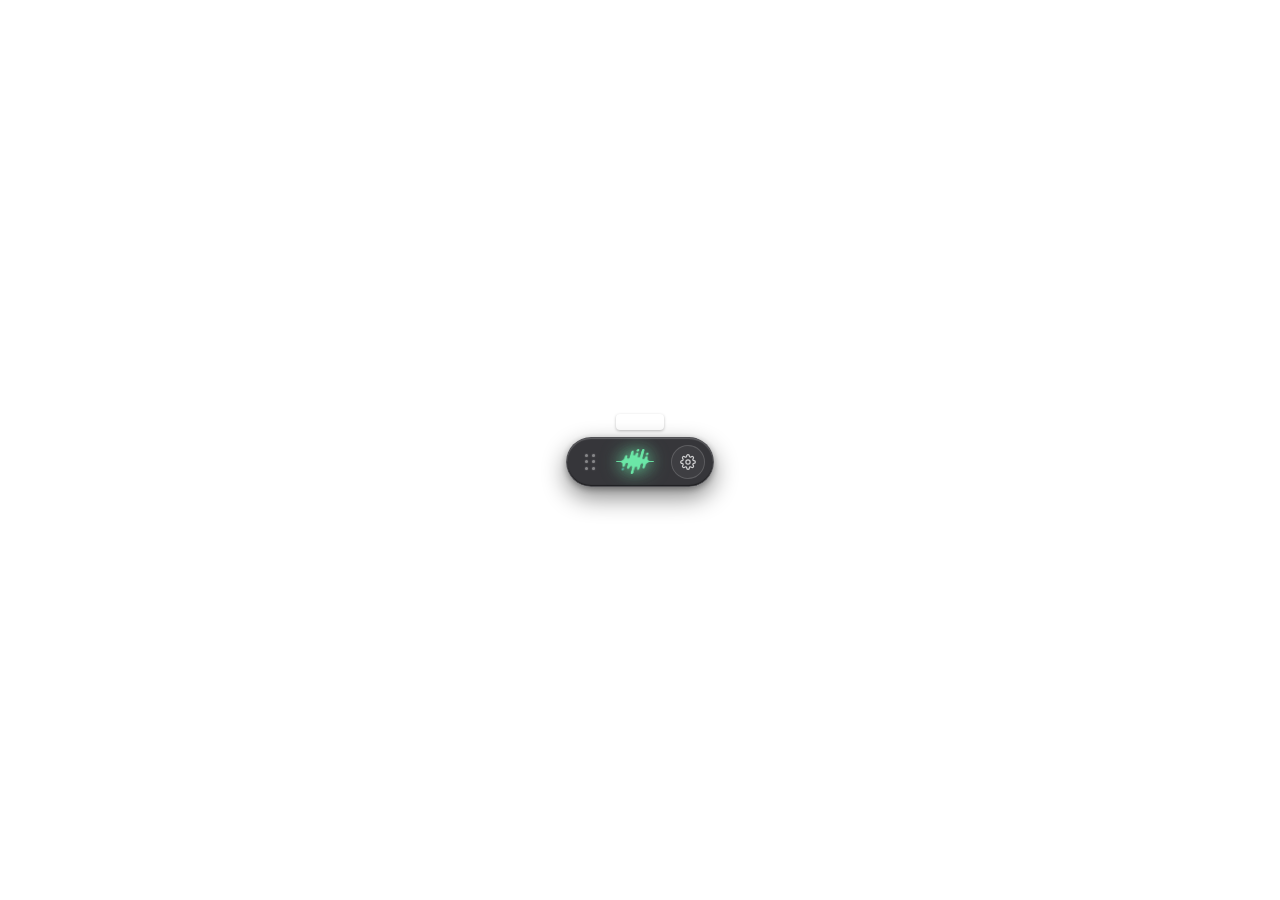
<file: ui/index.html>
<!DOCTYPE html>
<html lang="en">
<head>
  <meta charset="UTF-8">
  <meta name="viewport" content="width=device-width, initial-scale=1.0">
  <title>LocalWhisper Pill</title>
  <link rel="stylesheet" href="styles.css">
</head>
<body>

  <div class="pill-wrapper">
    <!-- Shortcut Key Hint Above Floating Pill -->
    <div class="shortcut-hint" id="shortcutHint" title="Global Shortcut: Right Option">
      <span class="hint-keys" id="hintKeys">
        <kbd class="hint-kbd">Right ⌥</kbd>
      </span>
    </div>

    <!-- Ultra-Minimal Floating Pill (Static & Active States) -->
    <div class="minimal-pill idle" id="pill" title="Click to Record (Right ⌥)">
      
      <!-- Left: 6-Dot Drag Grip -->
      <div class="drag-grip" id="dragGrip" title="Drag to Move">
        <span class="dot"></span><span class="dot"></span>
        <span class="dot"></span><span class="dot"></span>
        <span class="dot"></span><span class="dot"></span>
      </div>

      <!-- Center: Audio Waveform / Logo Box -->
      <div class="waveform-box" id="waveformBox">
        <!-- Static State: Branded App Logo with Soft Ambient Mint Glow -->
        <div class="static-waveform" id="staticWaveform">
          <div class="static-glow"></div>
          <img src="logo.png" alt="LocalWhisper" class="static-logo-img">
        </div>

        <!-- Active State: Vibrant Colorful Spectrum Waveform -->
        <div class="active-waveform" id="activeWaveform">
          <div class="spectrum-glow"></div>
          <span class="spectrum-bar" style="--c: #F59E0B; --bh: 18px; --d: 0.0s;"></span>
          <span class="spectrum-bar" style="--c: #F97316; --bh: 14px; --d: 0.12s;"></span>
          <span class="spectrum-bar" style="--c: #FB923C; --bh: 22px; --d: 0.24s;"></span>
          <span class="spectrum-bar" style="--c: #FBBF24; --bh: 16px; --d: 0.08s;"></span>
          <span class="spectrum-bar" style="--c: #EAB308; --bh: 24px; --d: 0.32s;"></span>
          <span class="spectrum-bar" style="--c: #84CC16; --bh: 20px; --d: 0.16s;"></span>
          <span class="spectrum-bar" style="--c: #22C55E; --bh: 26px; --d: 0.40s;"></span>
          <span class="spectrum-bar" style="--c: #14B8A6; --bh: 18px; --d: 0.28s;"></span>
          <span class="spectrum-bar" style="--c: #06B6D4; --bh: 24px; --d: 0.18s;"></span>
          <span class="spectrum-bar" style="--c: #0EA5E9; --bh: 16px; --d: 0.36s;"></span>
          <span class="spectrum-bar" style="--c: #3B82F6; --bh: 22px; --d: 0.22s;"></span>
          <span class="spectrum-bar" style="--c: #60A5FA; --bh: 14px; --d: 0.44s;"></span>
        </div>
      </div>

      <!-- Right: Circular Settings Button -->
      <button class="settings-circle-btn" id="settingsBtn" title="Settings & AI Models">
        <svg viewBox="0 0 24 24" width="16" height="16" fill="none" stroke="currentColor" stroke-width="1.8" stroke-linecap="round" stroke-linejoin="round">
          <circle cx="12" cy="12" r="3.2"></circle>
          <path d="M19.4 15a1.65 1.65 0 0 0 .33 1.82l.06.06a2 2 0 0 1 0 2.83 2 2 0 0 1-2.83 0l-.06-.06a1.65 1.65 0 0 0-1.82-.33 1.65 1.65 0 0 0-1 1.51V21a2 2 0 0 1-2 2 2 2 0 0 1-2-2v-.09A1.65 1.65 0 0 0 9 19.4a1.65 1.65 0 0 0-1.82.33l-.06.06a2 2 0 0 1-2.83 0 2 2 0 0 1 0-2.83l.06-.06a1.65 1.65 0 0 0 .33-1.82 1.65 1.65 0 0 0-1.51-1H3a2 2 0 0 1-2-2 2 2 0 0 1 2-2h.09A1.65 1.65 0 0 0 4.6 9a1.65 1.65 0 0 0-.33-1.82l-.06-.06a2 2 0 0 1 0-2.83 2 2 0 0 1 2.83 0l.06.06a1.65 1.65 0 0 0 1.82.33H9a1.65 1.65 0 0 0 1-1.51V3a2 2 0 0 1 2-2 2 2 0 0 1 2 2v.09a1.65 1.65 0 0 0 1 1.51 1.65 1.65 0 0 0 1.82-.33l.06-.06a2 2 0 0 1 2.83 0 2 2 0 0 1 0 2.83l-.06.06a1.65 1.65 0 0 0-.33 1.82V9a1.65 1.65 0 0 0 1.51 1H21a2 2 0 0 1 2 2 2 2 0 0 1-2 2h-.09a1.65 1.65 0 0 0-1.51 1z"></path>
        </svg>
      </button>

    </div>

    <!-- Mini Right-Click Context Menu -->
    <div class="mini-context-menu" id="contextMenu">
      <div class="context-item" id="menuSettings">⚙️ Open Settings</div>
      <div class="context-divider"></div>
      <div class="context-item quit-item" id="menuQuit">✕ Quit LocalWhisper</div>
    </div>
  </div>

  <script src="app.js"></script>
</body>
</html>
</file>
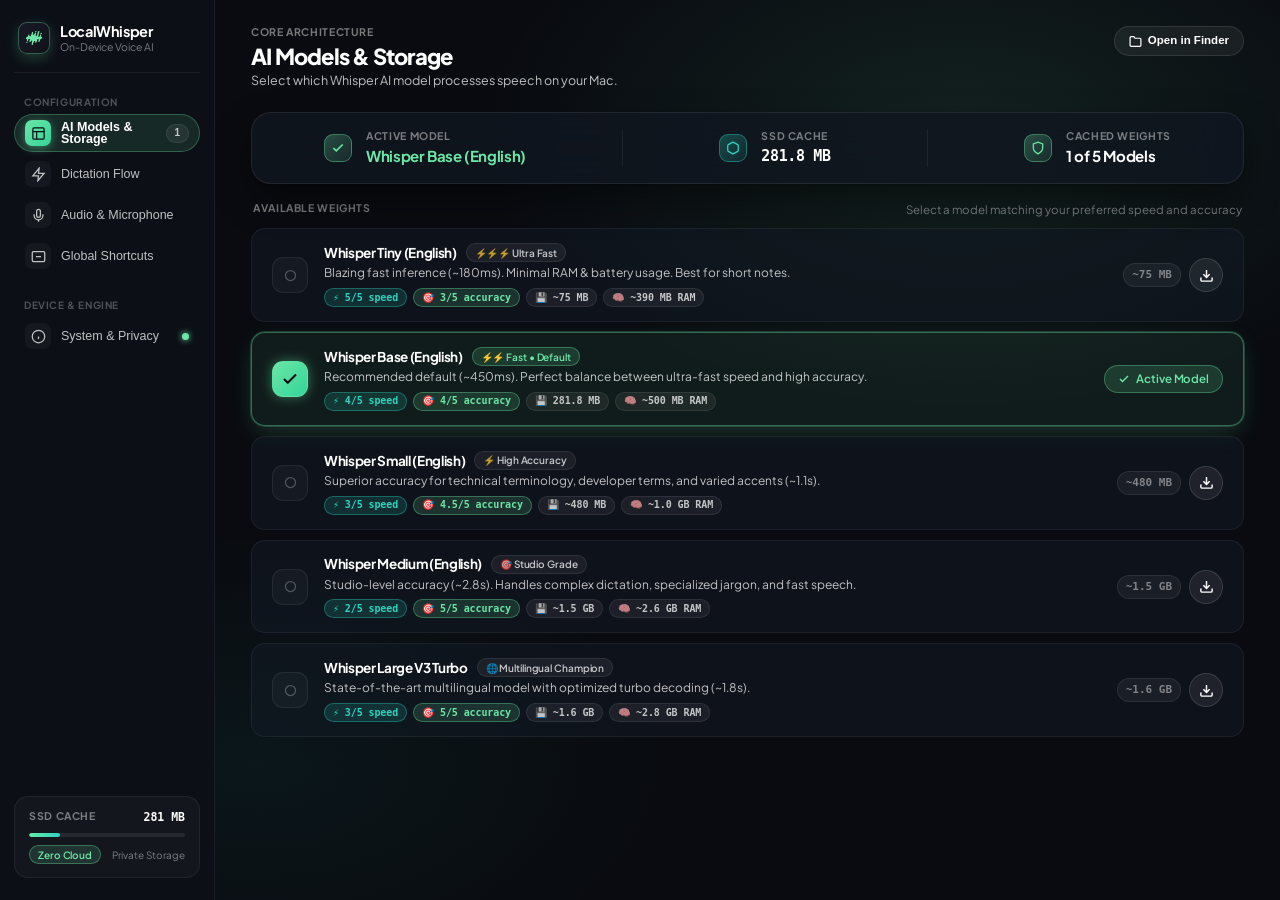
<file: ui/settings.html>
<!DOCTYPE html>
<html lang="en">
<head>
  <meta charset="UTF-8">
  <meta name="viewport" content="width=device-width, initial-scale=1.0">
  <title>LocalWhisper Dashboard & Settings</title>
  <link rel="stylesheet" href="settings.css">
  <link rel="preconnect" href="https://fonts.googleapis.com">
  <link rel="preconnect" href="https://fonts.gstatic.com" crossorigin>
  <link href="https://fonts.googleapis.com/css2?family=Plus+Jakarta+Sans:wght@400;500;600;700;800&family=SF+Mono:wght@400;500;600&display=swap" rel="stylesheet">
</head>
<body class="lw-theme">
  <div class="lw-canvas">
    <!-- LocalWhisper Sidebar Navigation -->
    <aside class="lw-sidebar">
      <div class="sidebar-brand">
        <div class="squircle-icon brand-icon sm">
          <img src="logo.png" alt="LocalWhisper" class="brand-logo-img">
        </div>
        <div class="brand-text">
          <span class="brand-name">LocalWhisper</span>
          <span class="brand-sub">On-Device Voice AI</span>
        </div>
      </div>

      <nav class="sidebar-nav">
        <span class="sidebar-nav-heading">CONFIGURATION</span>
        <button class="sidebar-nav-btn active" data-tab="models">
          <div class="nav-icon-box">
            <svg viewBox="0 0 24 24" width="15" height="15" fill="none" stroke="currentColor" stroke-width="2"><rect x="3" y="3" width="18" height="18" rx="2" ry="2"/><line x1="3" y1="9" x2="21" y2="9"/><line x1="9" y1="21" x2="9" y2="9"/></svg>
          </div>
          <span class="nav-btn-label">AI Models & Storage</span>
          <span class="pill-tag tag-neutral micro" id="installedBadge">1</span>
        </button>

        <button class="sidebar-nav-btn" data-tab="flow">
          <div class="nav-icon-box">
            <svg viewBox="0 0 24 24" width="15" height="15" fill="none" stroke="currentColor" stroke-width="2"><path d="M13 2L3 14h9l-1 8 10-12h-9l1-8z"/></svg>
          </div>
          <span class="nav-btn-label">Dictation Flow</span>
        </button>

        <button class="sidebar-nav-btn" data-tab="audio">
          <div class="nav-icon-box">
            <svg viewBox="0 0 24 24" width="15" height="15" fill="none" stroke="currentColor" stroke-width="2"><path d="M12 2a3 3 0 0 0-3 3v7a3 3 0 0 0 6 0V5a3 3 0 0 0-3-3z"/><path d="M19 10v2a7 7 0 0 1-14 0v-2"/><line x1="12" y1="19" x2="12" y2="22"/></svg>
          </div>
          <span class="nav-btn-label">Audio & Microphone</span>
        </button>

        <button class="sidebar-nav-btn" data-tab="hotkeys">
          <div class="nav-icon-box">
            <svg viewBox="0 0 24 24" width="15" height="15" fill="none" stroke="currentColor" stroke-width="2"><rect x="2" y="4" width="20" height="16" rx="2"/><path d="M6 8h.001M10 8h.001M14 8h.001M18 8h.001M8 12h8M6 16h.001M18 16h.001"/></svg>
          </div>
          <span class="nav-btn-label">Global Shortcuts</span>
        </button>

        <span class="sidebar-nav-heading" style="margin-top: 14px;">DEVICE & ENGINE</span>
        <button class="sidebar-nav-btn" data-tab="about">
          <div class="nav-icon-box">
            <svg viewBox="0 0 24 24" width="15" height="15" fill="none" stroke="currentColor" stroke-width="2"><circle cx="12" cy="12" r="10"/><line x1="12" y1="16" x2="12" y2="12"/><line x1="12" y1="8" x2="12.01" y2="8"/></svg>
          </div>
          <span class="nav-btn-label">System & Privacy</span>
          <span class="status-pulse-dot" id="permDot"></span>
        </button>
      </nav>

      <!-- Sidebar Mini Storage Metric Card -->
      <div class="sidebar-footer">
        <div class="storage-mini-card">
          <div class="storage-mini-header">
            <span class="eyebrow-text">SSD CACHE</span>
            <span class="storage-val-bold font-mono" id="miniStorageVal">281 MB</span>
          </div>
          <div class="pill-progress-track">
            <div class="pill-progress-fill" id="miniStorageFill" style="width: 20%;"></div>
          </div>
          <div class="storage-mini-meta">
            <span class="pill-tag tag-mint micro">Zero Cloud</span>
            <span class="storage-caption">Private Storage</span>
          </div>
        </div>
      </div>
    </aside>

    <!-- Main Content Stage -->
    <main class="lw-stage">
      <!-- Stage Header -->
      <header class="stage-header">
        <div class="stage-header-title-group">
          <span class="eyebrow-text" id="pageEyebrow">CORE ARCHITECTURE</span>
          <h1 class="stage-title" id="pageTitle">AI Models & Storage</h1>
          <p class="stage-subtitle" id="pageSubtitle">Select which Whisper AI model processes speech on your Mac.</p>
        </div>
        <div class="stage-header-actions">
          <button class="pill-btn-secondary" id="revealFinderBtn">
            <svg viewBox="0 0 24 24" width="13" height="13" fill="none" stroke="currentColor" stroke-width="2.2">
              <path d="M22 19a2 2 0 0 1-2 2H4a2 2 0 0 1-2-2V5a2 2 0 0 1 2-2h5l2 3h9a2 2 0 0 1 2 2z"></path>
            </svg>
            <span>Open in Finder</span>
          </button>
        </div>
      </header>

      <!-- TAB 1: AI Models & Storage -->
      <section class="tab-pane active" id="pane-models">
        <!-- Overview Stats Strip -->
        <div class="lw-card models-overview-card">
          <div class="overview-metric-tile">
            <div class="squircle-icon sm bg-mint">
              <svg viewBox="0 0 24 24" width="14" height="14" fill="none" stroke="currentColor" stroke-width="2.8"><polyline points="20 6 9 17 4 12"/></svg>
            </div>
            <div class="overview-metric-info">
              <span class="eyebrow-text">ACTIVE MODEL</span>
              <span class="overview-metric-bold text-mint" id="activeModelName">Whisper Base (English)</span>
            </div>
          </div>

          <div class="metric-divider-vert"></div>

          <div class="overview-metric-tile">
            <div class="squircle-icon sm bg-cyan">
              <svg viewBox="0 0 24 24" width="14" height="14" fill="none" stroke="currentColor" stroke-width="2.2"><path d="M21 16V8a2 2 0 0 0-1-1.73l-7-4a2 2 0 0 0-2 0l-7 4A2 2 0 0 0 3 8v8a2 2 0 0 0 1 1.73l7 4a2 2 0 0 0 2 0l7-4A2 2 0 0 0 21 16z"/></svg>
            </div>
            <div class="overview-metric-info">
              <span class="eyebrow-text">SSD CACHE</span>
              <span class="overview-metric-bold font-mono" id="totalDiskSize">281.8 MB</span>
            </div>
          </div>

          <div class="metric-divider-vert"></div>

          <div class="overview-metric-tile">
            <div class="squircle-icon sm bg-mint">
              <svg viewBox="0 0 24 24" width="14" height="14" fill="none" stroke="currentColor" stroke-width="2.2"><path d="M12 22s8-4 8-10V5l-8-3-8 3v7c0 6 8 10 8 10z"/></svg>
            </div>
            <div class="overview-metric-info">
              <span class="eyebrow-text">CACHED WEIGHTS</span>
              <span class="overview-metric-bold" id="modelCountSub">1 of 5 Models</span>
            </div>
          </div>
          <span id="modelsPathCode" style="display:none;"></span>
        </div>

        <!-- Section Title -->
        <div class="section-title-row">
          <span class="eyebrow-text">AVAILABLE WEIGHTS</span>
          <span class="section-hint">Select a model matching your preferred speed and accuracy</span>
        </div>

        <!-- Models Catalog List -->
        <div class="models-catalog-list" id="modelsGrid">
          <!-- Dynamically populated via settings.js -->
        </div>
      </section>

      <!-- TAB 2: Smart Flow & Modes -->
      <section class="tab-pane" id="pane-flow">
        <!-- Transcription Processing Mode -->
        <div class="lw-card">
          <div class="card-header-row">
            <div>
              <span class="eyebrow-text">PURIFICATION ENGINE</span>
              <h2 class="card-headline">Transcription Modes</h2>
              <p class="card-subhead">Choose how spoken words are transformed and formatted in real-time.</p>
            </div>
          </div>

          <div class="modes-grid-container">
            <div class="lw-subcard mode-card active" data-flow="smart">
              <div class="mode-card-top">
                <div class="squircle-icon sm bg-mint">
                  <svg viewBox="0 0 24 24" width="14" height="14" fill="none" stroke="currentColor" stroke-width="2.2"><path d="M13 2L3 14h9l-1 8 10-12h-9l1-8z"/></svg>
                </div>
                <div class="mode-card-title-col">
                  <span class="mode-title">Smart Flow</span>
                  <span class="pill-tag tag-mint micro">Recommended</span>
                </div>
              </div>
              <p class="mode-body">Automatically removes filler words ("um", "uh", "you know"), inserts spoken punctuation, and formats capitalization.</p>
              <div class="mode-meta-bar">
                <span class="mode-meta-text">Sub-20ms • Perfect for everyday dictation</span>
              </div>
            </div>

            <div class="lw-subcard mode-card" data-flow="developer">
              <div class="mode-card-top">
                <div class="squircle-icon sm bg-cyan">
                  <svg viewBox="0 0 24 24" width="14" height="14" fill="none" stroke="currentColor" stroke-width="2.2"><polyline points="16 18 22 12 16 6"/><polyline points="8 6 2 12 8 18"/></svg>
                </div>
                <div class="mode-card-title-col">
                  <span class="mode-title">Developer</span>
                  <span class="pill-tag tag-cyan micro">Code</span>
                </div>
              </div>
              <p class="mode-body">Preserves code syntax, camelCase, snake_case, brackets, programming identifiers, and git commands.</p>
              <div class="mode-meta-bar">
                <span class="mode-meta-text">Syntax Aware • Ideal for IDEs & Terminal</span>
              </div>
            </div>

            <div class="lw-subcard mode-card" data-flow="email">
              <div class="mode-card-top">
                <div class="squircle-icon sm bg-olive">
                  <svg viewBox="0 0 24 24" width="14" height="14" fill="none" stroke="currentColor" stroke-width="2.2"><path d="M4 4h16c1.1 0 2 .9 2 2v12c0 1.1-.9 2-2 2H4c-1.1 0-2-.9-2-2V6c0-1.1.9-2 2-2z"/><polyline points="22,6 12,13 2,6"/></svg>
                </div>
                <div class="mode-card-title-col">
                  <span class="mode-title">Email Format</span>
                  <span class="pill-tag tag-olive micro">Formal</span>
                </div>
              </div>
              <p class="mode-body">Structures spoken thoughts into professional messages with greetings, clean bulleted lists, and signoffs.</p>
              <div class="mode-meta-bar">
                <span class="mode-meta-text">Structured • Ideal for Mail & Slack</span>
              </div>
            </div>

            <div class="lw-subcard mode-card" data-flow="raw">
              <div class="mode-card-top">
                <div class="squircle-icon sm bg-coral">
                  <svg viewBox="0 0 24 24" width="14" height="14" fill="none" stroke="currentColor" stroke-width="2.2"><circle cx="12" cy="12" r="10"/><circle cx="12" cy="12" r="3"/></svg>
                </div>
                <div class="mode-card-title-col">
                  <span class="mode-title">Raw Dictation</span>
                  <span class="pill-tag tag-coral micro">Verbatim</span>
                </div>
              </div>
              <p class="mode-body">Exact literal transcription without any filler removal or grammatical altering. Ideal for transcription purists.</p>
              <div class="mode-meta-bar">
                <span class="mode-meta-text">Literal • Zero post-processing filters</span>
              </div>
            </div>
          </div>
        </div>

        <!-- Formatting & Automation Rules -->
        <div class="lw-card" style="margin-top: 16px;">
          <div class="card-header-row">
            <div>
              <span class="eyebrow-text">POST-PROCESSING RULES</span>
              <h3 class="card-headline">Typing & Formatting Toggles</h3>
            </div>
          </div>

          <div class="settings-rows-group">
            <div class="lw-setting-row">
              <div class="setting-text-col">
                <div style="display: flex; align-items: center; gap: 8px;">
                  <span class="setting-label">Continuous Hands-Free Dictation</span>
                  <span class="pill-tag tag-mint micro">Option B</span>
                </div>
                <span class="setting-caption">Automatically types spoken words wherever you place your cursor without pressing any keys.</span>
              </div>
              <label class="lw-toggle">
                <input type="checkbox" id="toggleHandsFree" checked>
                <span class="toggle-track"></span>
              </label>
            </div>

            <div class="lw-divider"></div>

            <div class="lw-setting-row">
              <div class="setting-text-col">
                <span class="setting-label">Auto-Paste at Active Cursor</span>
                <span class="setting-caption">Fires ⌘V directly into your active window immediately upon finishing dictation.</span>
              </div>
              <label class="lw-toggle">
                <input type="checkbox" id="toggleAutoPaste" checked>
                <span class="toggle-track"></span>
              </label>
            </div>

            <div class="lw-divider"></div>

            <div class="lw-setting-row">
              <div class="setting-text-col">
                <span class="setting-label">Vocal Filler Purifier</span>
                <span class="setting-caption">Automatically strips disfluencies ("um", "uh", "you know", "like") from speech.</span>
              </div>
              <label class="lw-toggle">
                <input type="checkbox" id="toggleRemoveFillers" checked>
                <span class="toggle-track"></span>
              </label>
            </div>

            <div class="lw-divider"></div>

            <div class="lw-setting-row">
              <div class="setting-text-col">
                <span class="setting-label">Spoken Punctuation Parser</span>
                <span class="setting-caption">Converts spoken command words ("period", "comma", "question mark", "new line") into punctuation.</span>
              </div>
              <label class="lw-toggle">
                <input type="checkbox" id="togglePunctuation" checked>
                <span class="toggle-track"></span>
              </label>
            </div>

            <div class="lw-divider"></div>

            <div class="lw-setting-row">
              <div class="setting-text-col">
                <span class="setting-label">Smart Capitalization</span>
                <span class="setting-caption">Capitalizes sentence beginnings, proper nouns, and technical acronyms (AI, API, Mac, UI).</span>
              </div>
              <label class="lw-toggle">
                <input type="checkbox" id="toggleCapitalize" checked>
                <span class="toggle-track"></span>
              </label>
            </div>
          </div>
        </div>
      </section>

      <!-- TAB 3: Audio & Microphone -->
      <section class="tab-pane" id="pane-audio">
        <!-- Input Device Card -->
        <div class="lw-card">
          <div class="card-header-row">
            <div>
              <span class="eyebrow-text">CORE AUDIO HARDWARE</span>
              <h2 class="card-headline">Microphone Input Device</h2>
              <p class="card-subhead">Choose the physical audio input used for 16kHz speech recording.</p>
            </div>
            <span class="pill-tag tag-mint">16kHz PortAudio</span>
          </div>

          <div class="device-select-container">
            <select class="lw-select" id="deviceSelect">
              <option value="">Querying available microphones...</option>
            </select>
          </div>
        </div>

        <!-- Live Signal Meter -->
        <div class="lw-card" style="margin-top: 16px;">
          <div class="card-header-row">
            <div>
              <span class="eyebrow-text">SIGNAL CALIBRATION</span>
              <h3 class="card-headline">Microphone Level Test</h3>
              <p class="card-subhead">Speak into your mic to confirm input sensitivity before dictating.</p>
            </div>
            <button class="pill-btn-secondary" id="testMicBtn">
              <svg viewBox="0 0 24 24" width="13" height="13" fill="none" stroke="currentColor" stroke-width="2.2"><polygon points="5 3 19 12 5 21 5 3"/></svg>
              <span>Test Mic (2s)</span>
            </button>
          </div>

          <div class="vu-meter-row">
            <div class="vu-meter-track">
              <div class="vu-meter-fill" id="vuMeterFill" style="width: 0%;"></div>
            </div>
            <span class="vu-meter-readout font-mono" id="vuMeterVal">0.0000 RMS</span>
          </div>
        </div>

        <!-- Silence & Hallucination Threshold -->
        <div class="lw-card" style="margin-top: 16px;">
          <div class="card-header-row">
            <div>
              <span class="eyebrow-text">NOISE SUPPRESSION</span>
              <h3 class="card-headline">Silence Detection Threshold</h3>
              <p class="card-subhead">Audio energy below this level is filtered as room noise to prevent hallucinations.</p>
            </div>
            <span class="pill-tag tag-cyan font-mono" id="silenceVal">0.0028</span>
          </div>

          <div class="slider-wrapper">
            <input type="range" class="lw-slider" id="silenceSlider" min="0.0010" max="0.0090" step="0.0002" value="0.0028">
            <div class="slider-labels-row">
              <span>Sensitive (Quiet room / whisper)</span>
              <span>Balanced (Recommended)</span>
              <span>Strict (Noisy background)</span>
            </div>
          </div>
        </div>
      </section>

      <!-- TAB 4: Global Shortcuts -->
      <section class="tab-pane" id="pane-hotkeys">
        <div class="lw-card">
          <div class="card-header-row">
            <div>
              <span class="eyebrow-text">SYSTEM INTEGRATION</span>
              <h2 class="card-headline">Global Dictation Shortcut</h2>
              <p class="card-subhead">Instantly start or stop transcription from any application.</p>
            </div>
            <div class="lw-kbd-group">
              <kbd class="lw-kbd">Right ⌥</kbd>
            </div>
          </div>

          <div class="lw-divider" style="margin: 20px 0;"></div>

          <div class="card-header-row">
            <div>
              <span class="eyebrow-text">TRIGGER BEHAVIOR</span>
              <h3 class="card-headline">Activation Mode</h3>
              <p class="card-subhead">Select your preferred interaction model.</p>
            </div>
            <div class="lw-segmented-pill">
              <button class="seg-pill-btn active" data-hk-mode="toggle">Tap to Toggle</button>
              <button class="seg-pill-btn" data-hk-mode="push_to_talk">Push-to-Talk (Hold)</button>
            </div>
          </div>
        </div>
      </section>

      <!-- TAB 5: System & Privacy -->
      <section class="tab-pane" id="pane-about">
        <!-- Permissions Card -->
        <div class="lw-card">
          <div class="card-header-row">
            <div>
              <span class="eyebrow-text">SYSTEM SECURITY</span>
              <h2 class="card-headline">macOS Permissions Status</h2>
              <p class="card-subhead">LocalWhisper requires local microphone and accessibility access.</p>
            </div>
          </div>

          <div class="permissions-dual-grid">
            <div class="lw-subcard perm-subcard">
              <div class="perm-subcard-header">
                <div class="squircle-icon sm bg-mint">
                  <svg viewBox="0 0 24 24" width="14" height="14" fill="none" stroke="currentColor" stroke-width="2.2"><path d="M12 2a3 3 0 0 0-3 3v7a3 3 0 0 0 6 0V5a3 3 0 0 0-3-3z"/><path d="M19 10v2a7 7 0 0 1-14 0v-2"/><line x1="12" y1="19" x2="12" y2="22"/></svg>
                </div>
                <span class="pill-tag tag-mint micro" id="micStatusBadge">Authorized ✓</span>
              </div>
              <h4 class="perm-title">Microphone Access</h4>
              <p class="perm-body">Captures audio for local in-memory transcription. Audio is never saved to disk.</p>
            </div>

            <div class="lw-subcard perm-subcard">
              <div class="perm-subcard-header">
                <div class="squircle-icon sm bg-mint">
                  <svg viewBox="0 0 24 24" width="14" height="14" fill="none" stroke="currentColor" stroke-width="2.2"><polyline points="16 18 22 12 16 6"/><polyline points="8 6 2 12 8 18"/></svg>
                </div>
                <span class="pill-tag tag-mint micro" id="axStatusBadge">Trusted ✓</span>
              </div>
              <h4 class="perm-title">Accessibility (Auto-Type)</h4>
              <p class="perm-body">Synthesizes ⌘V keystrokes directly into your focused application at the cursor.</p>
              <button class="pill-btn-secondary micro" id="openSysPrefsBtn" style="margin-top: 8px;">Open System Settings ↗</button>
            </div>
          </div>
        </div>

        <!-- 100% Offline Guarantee Banner -->
        <div class="lw-card manifesto-card" style="margin-top: 16px;">
          <div class="manifesto-content">
            <div class="squircle-icon lg bg-mint">
              <svg viewBox="0 0 24 24" width="22" height="22" fill="none" stroke="currentColor" stroke-width="2.2"><path d="M12 22s8-4 8-10V5l-8-3-8 3v7c0 6 8 10 8 10z"/></svg>
            </div>
            <div>
              <span class="eyebrow-text">ZERO NETWORK POLICY</span>
              <h3 class="manifesto-title">100% Offline Privacy Guarantee</h3>
              <p class="manifesto-text">Your voice and transcripts never leave this device. Speech is processed locally using CTranslate2 and Apple Silicon acceleration. Zero cloud telemetry and zero internet connection required.</p>
            </div>
          </div>
        </div>

        <!-- Engine Specifications -->
        <div class="lw-card" style="margin-top: 16px;">
          <div class="card-header-row">
            <div>
              <span class="eyebrow-text">SPECIFICATIONS</span>
              <h3 class="card-headline">System Architecture</h3>
            </div>
            <span class="pill-tag tag-mint">v1.0.0 • Apple Silicon ARM64</span>
          </div>

          <div class="specs-grid">
            <div class="spec-tile">
              <span class="spec-prop">AI Model Engine</span>
              <span class="spec-val">faster-whisper (CTranslate2 Int8)</span>
            </div>
            <div class="spec-tile">
              <span class="spec-prop">Audio Capture</span>
              <span class="spec-val">16kHz PortAudio Mono Stream</span>
            </div>
            <div class="spec-tile">
              <span class="spec-prop">Text Injection</span>
              <span class="spec-val">Quartz CGEventPostToPid Direct Injection</span>
            </div>
            <div class="spec-tile">
              <span class="spec-prop">Persistent Cache</span>
              <span class="spec-val font-mono">~/models/whisper/</span>
            </div>
          </div>
        </div>
      </section>
    </main>
  </div>

  <script src="settings.js"></script>
</body>
</html>
</file>
<file: ui/styles.css>
/* ==========================================================================
   LocalWhisper - Minimal Floating Pill (Static & Active States)
   Pixel-perfect match to user design reference
   ========================================================================== */

:root {
  --font-family: -apple-system, BlinkMacSystemFont, 'SF Pro Display', 'Inter', sans-serif;
  --glass-bg: rgba(22, 22, 26, 0.86);
  --glass-active-bg: rgba(18, 18, 22, 0.94);
  --glass-border: rgba(255, 255, 255, 0.14);
  --glass-active-border: rgba(255, 255, 255, 0.22);
}

* {
  box-sizing: border-box;
  margin: 0;
  padding: 0;
  user-select: none;
  -webkit-user-select: none;
}

body {
  font-family: var(--font-family);
  background: transparent;
  color: #FFFFFF;
  width: 100vw;
  height: 100vh;
  overflow: visible;
  display: flex;
  align-items: center;
  justify-content: center;
  -webkit-font-smoothing: antialiased;
}

/* Outer Wrapper (centered in transparent window with ample room for natural shadow falloff) */
.pill-wrapper {
  position: relative;
  display: flex;
  flex-direction: column;
  align-items: center;
  justify-content: center;
  gap: 6px;
  width: 100%;
  height: 100%;
  overflow: visible;
}

/* ==========================================================================
   Shortcut Key Indicator Above Floating Pill (Subtle Minimal Keycaps)
   ========================================================================== */
.shortcut-hint {
  display: inline-flex;
  align-items: center;
  justify-content: center;
  background: transparent;
  border: none;
  box-shadow: none;
  padding: 0;
  margin-bottom: 1px;
  pointer-events: none;
  user-select: none;
  -webkit-user-select: none;
  transition: opacity 0.2s ease;
}

.shortcut-hint .hint-keys {
  display: inline-flex;
  align-items: center;
  gap: 3px;
}

.shortcut-hint .hint-kbd {
  display: inline-flex;
  align-items: center;
  justify-content: center;
  min-width: 15px;
  height: 16px;
  padding: 0 4.5px;
  background: rgba(255, 255, 255, 0.06);
  border: 1px solid rgba(255, 255, 255, 0.10);
  border-radius: 4px;
  color: rgba(255, 255, 255, 0.45);
  font-family: inherit;
  font-size: 9.5px;
  font-weight: 500;
  letter-spacing: 0.02em;
  line-height: 1;
  box-shadow: 0 1px 3px rgba(0, 0, 0, 0.25);
  transition: all 0.2s ease;
}

.shortcut-hint.active .hint-kbd {
  background: rgba(107, 231, 167, 0.10);
  border-color: rgba(107, 231, 167, 0.28);
  color: rgba(107, 231, 167, 0.85);
  box-shadow: 0 0 6px rgba(107, 231, 167, 0.15);
}

/* ==========================================================================
   The Minimal Capsule Pill
   ========================================================================== */
.minimal-pill {
  position: relative;
  display: flex;
  align-items: center;
  justify-content: space-between;
  height: 50px;
  width: 148px;
  padding: 0 8px 0 14px;
  background: var(--glass-bg);
  backdrop-filter: blur(36px) saturate(200%);
  -webkit-backdrop-filter: blur(36px) saturate(200%);
  border-radius: 9999px;
  border: 1px solid var(--glass-border);
  box-shadow: 
    0 10px 24px rgba(0, 0, 0, 0.48),
    0 2px 6px rgba(0, 0, 0, 0.30),
    inset 0 1px 1px rgba(255, 255, 255, 0.22),
    inset 0 -1px 1px rgba(0, 0, 0, 0.45);
  cursor: pointer;
  overflow: hidden;
  transition: 
    width 0.38s cubic-bezier(0.16, 1, 0.3, 1),
    background 0.3s ease,
    border-color 0.3s ease,
    box-shadow 0.3s ease,
    transform 0.12s ease;
  -webkit-app-region: no-drag;
}

.minimal-pill:hover {
  background: rgba(26, 26, 32, 0.90);
  border-color: rgba(255, 255, 255, 0.26);
  box-shadow: 
    0 12px 28px rgba(0, 0, 0, 0.54),
    0 2px 8px rgba(0, 0, 0, 0.35),
    inset 0 1px 1px rgba(255, 255, 255, 0.28);
}

.minimal-pill:active {
  transform: scale(0.98);
}

/* Active State: Expanded, Colorful Waveform, Audio Reactive */
.minimal-pill.active,
.minimal-pill.listening {
  width: 238px;
  background: var(--glass-active-bg);
  border-color: var(--glass-active-border);
  box-shadow: 
    0 12px 28px rgba(0, 0, 0, 0.60),
    0 0 18px rgba(107, 231, 167, 0.16),
    inset 0 1px 1.5px rgba(255, 255, 255, 0.32),
    inset 0 -1px 1px rgba(0, 0, 0, 0.5);
}

/* ==========================================================================
   Left Element: 6-Dot Drag Grip (:::)
   ========================================================================== */
.drag-grip {
  display: grid;
  grid-template-columns: repeat(2, 3px);
  grid-template-rows: repeat(3, 3px);
  gap: 3.5px;
  padding: 10px 4px;
  cursor: grab;
  -webkit-app-region: drag;
  opacity: 0.40;
  transition: opacity 0.2s ease, transform 0.2s ease;
  flex-shrink: 0;
}

.drag-grip:hover {
  opacity: 0.85;
}

.drag-grip:active {
  cursor: grabbing;
  opacity: 1;
}

.drag-grip .dot {
  width: 3px;
  height: 3px;
  border-radius: 50%;
  background-color: #FFFFFF;
  box-shadow: 0 0 2px rgba(255, 255, 255, 0.6);
}

/* ==========================================================================
   Center Element: Audio Waveform Box
   ========================================================================== */
.waveform-box {
  display: flex;
  align-items: center;
  justify-content: center;
  flex: 1;
  height: 100%;
  position: relative;
  pointer-events: none; /* Pill wrapper handles clicks */
}

/* 1. Static State: Branded App Icon Logo with Ambient Mint Glow */
.static-waveform {
  display: flex;
  align-items: center;
  justify-content: center;
  position: relative;
  height: 32px;
  width: 100%;
}

.static-glow {
  position: absolute;
  width: 58px;
  height: 30px;
  background: radial-gradient(circle, rgba(107, 231, 167, 0.45) 0%, rgba(107, 231, 167, 0.15) 50%, rgba(107, 231, 167, 0) 75%);
  filter: blur(8px);
  pointer-events: none;
  transition: opacity 0.3s ease, transform 0.3s ease;
}

.static-logo-img {
  position: relative;
  height: 25px;
  width: auto;
  max-width: 44px;
  object-fit: contain;
  filter: drop-shadow(0 0 7px rgba(107, 231, 167, 0.55));
  transition: transform 0.22s cubic-bezier(0.16, 1, 0.3, 1), filter 0.22s ease;
  pointer-events: none;
}

.minimal-pill:hover .static-logo-img {
  transform: scale(1.08);
  filter: drop-shadow(0 0 12px rgba(107, 231, 167, 0.85));
}

.minimal-pill:hover .static-glow {
  transform: scale(1.15);
  opacity: 1;
}

/* 2. Active Waveform: 12 Spectrum Gradient Bars */
.active-waveform {
  display: none;
  align-items: center;
  justify-content: center;
  gap: 3.2px;
  position: relative;
  height: 32px;
}

.minimal-pill.active .static-waveform,
.minimal-pill.listening .static-waveform {
  display: none;
}

.minimal-pill.active .active-waveform,
.minimal-pill.listening .active-waveform {
  display: flex;
}

.spectrum-glow {
  position: absolute;
  width: 130px;
  height: 28px;
  background: radial-gradient(ellipse at center, rgba(255, 255, 255, 0.25) 0%, rgba(14, 165, 233, 0.18) 45%, rgba(0, 0, 0, 0) 75%);
  filter: blur(10px);
  pointer-events: none;
}

.spectrum-bar {
  width: 3.5px;
  height: var(--bh);
  background: var(--c);
  border-radius: 9999px;
  box-shadow: 0 0 8px var(--c);
  animation: spectrumDance 1.1s cubic-bezier(0.45, 0.05, 0.55, 0.95) infinite alternate;
  animation-delay: var(--d);
  transform-origin: center;
  transition: transform 0.08s ease-out;
}

@keyframes spectrumDance {
  0% {
    transform: scaleY(0.40);
    opacity: 0.80;
  }
  50% {
    transform: scaleY(1.30);
    opacity: 1;
  }
  100% {
    transform: scaleY(0.60);
    opacity: 0.88;
  }
}

/* ==========================================================================
   Right Element: Circular Settings Button
   ========================================================================== */
.settings-circle-btn {
  width: 34px;
  height: 34px;
  border-radius: 50%;
  border: 1px solid rgba(255, 255, 255, 0.16);
  background: rgba(255, 255, 255, 0.04);
  display: flex;
  align-items: center;
  justify-content: center;
  color: rgba(255, 255, 255, 0.75);
  cursor: pointer;
  flex-shrink: 0;
  transition: all 0.22s cubic-bezier(0.16, 1, 0.3, 1);
  -webkit-app-region: no-drag;
}

.settings-circle-btn:hover {
  background: rgba(255, 255, 255, 0.12);
  border-color: rgba(255, 255, 255, 0.35);
  color: #FFFFFF;
  box-shadow: 0 4px 12px rgba(0, 0, 0, 0.3);
  transform: rotate(30deg);
}

.settings-circle-btn:active {
  transform: scale(0.92) rotate(45deg);
}

.settings-circle-btn svg {
  display: block;
}

/* ==========================================================================
   Mini Context Menu (Right Click)
   ========================================================================== */
.mini-context-menu {
  position: absolute;
  top: calc(50% + 34px);
  right: calc(50% - 90px);
  background: rgba(24, 24, 28, 0.92);
  backdrop-filter: blur(28px) saturate(200%);
  -webkit-backdrop-filter: blur(28px) saturate(200%);
  border: 1px solid rgba(255, 255, 255, 0.16);
  border-radius: 12px;
  padding: 6px;
  min-width: 160px;
  box-shadow: 0 16px 40px rgba(0, 0, 0, 0.65);
  display: none;
  flex-direction: column;
  gap: 2px;
  z-index: 1000;
  -webkit-app-region: no-drag;
}

.mini-context-menu.open {
  display: flex;
}

.context-item {
  padding: 8px 12px;
  font-size: 12px;
  font-weight: 500;
  color: rgba(255, 255, 255, 0.85);
  border-radius: 8px;
  cursor: pointer;
  transition: all 0.15s ease;
}

.context-item:hover {
  background: rgba(255, 255, 255, 0.12);
  color: #FFFFFF;
}

.context-item.quit-item {
  color: #F87171;
}

.context-item.quit-item:hover {
  background: rgba(248, 113, 113, 0.18);
  color: #FFAAAA;
}

.context-divider {
  height: 1px;
  background: rgba(255, 255, 255, 0.10);
  margin: 4px 0;
}
</file>
<file: ui/settings.css>
/* ==========================================================================
   LocalWhisper - Professional Settings & Model Dashboard
   Design System: Modern Obsidian & Mint Heuristics
   Pixel-Perfect Spacing & Optical Alignment Engine
   ========================================================================== */

:root {
  /* Architectural Canvas & Surfaces - Mint Emerald Dark Luxury */
  --lw-canvas-bg: #090B10;
  --lw-sidebar-bg: #0C0F16;
  --lw-surface-card: rgba(16, 22, 32, 0.82);
  --lw-surface-card-hover: rgba(22, 30, 44, 0.92);
  --lw-surface-subcard: rgba(19, 27, 38, 0.55);
  --lw-surface-subcard-hover: rgba(25, 36, 50, 0.75);

  /* Hairlines & Translucent Borders */
  --lw-border-subtle: rgba(255, 255, 255, 0.06);
  --lw-border-card: rgba(255, 255, 255, 0.08);
  --lw-border-focus: rgba(107, 231, 167, 0.45);
  --lw-divider: rgba(255, 255, 255, 0.06);

  /* Typography / Text Colors */
  --lw-text-primary: #FFFFFF;
  --lw-text-secondary: rgba(255, 255, 255, 0.74);
  --lw-text-muted: rgba(255, 255, 255, 0.45);
  --lw-text-dim: rgba(255, 255, 255, 0.28);

  /* LocalWhisper Semantic Accents - Mint Green Brand Theme */
  --lw-accent-mint: #6BE7A7;
  --lw-accent-mint-deep: #51B299;
  --lw-accent-mint-light: rgba(107, 231, 167, 0.15);
  --lw-accent-mint-glow: rgba(107, 231, 167, 0.35);

  --lw-accent-indigo: #6BE7A7;
  --lw-accent-indigo-light: rgba(107, 231, 167, 0.15);
  --lw-accent-indigo-glow: rgba(107, 231, 167, 0.35);

  --lw-accent-cyan: #2DD4BF;
  --lw-accent-cyan-light: rgba(45, 212, 191, 0.15);

  --lw-accent-coral: #E85D5D;
  --lw-accent-coral-light: rgba(232, 93, 93, 0.15);

  --lw-accent-olive: #A3E635;
  --lw-accent-olive-light: rgba(163, 230, 53, 0.15);

  /* Squircle Corner Radii */
  --lw-radius-card: 20px;
  --lw-radius-subcard: 14px;
  --lw-radius-icon: 11px;
  --lw-radius-pill: 9999px;

  /* Ambient Diffused Shadows */
  --lw-shadow-card: 0 1px 3px rgba(0, 0, 0, 0.25), 0 16px 36px -4px rgba(0, 0, 0, 0.50);
  --lw-shadow-floating: 0 4px 12px rgba(0, 0, 0, 0.3), 0 20px 48px -6px rgba(0, 0, 0, 0.60);

  /* Font & Typographic Cadence */
  --lw-font-sans: 'Plus Jakarta Sans', -apple-system, BlinkMacSystemFont, 'SF Pro Display', sans-serif;
  --lw-font-mono: 'SF Mono', Menlo, Monaco, Consolas, monospace;
  --lw-tracking-tight: -0.025em;
  --lw-tracking-tighter: -0.035em;
  --lw-tracking-eyebrow: 0.06em;
}

/* ==========================================================================
   Base & Reset
   ========================================================================== */

* {
  box-sizing: border-box;
  margin: 0;
  padding: 0;
  user-select: none;
  -webkit-user-select: none;
  outline: none;
}

html, body {
  width: 100vw;
  height: 100vh;
  overflow: hidden;
  background-color: var(--lw-canvas-bg);
  color: var(--lw-text-primary);
  font-family: var(--lw-font-sans);
  font-size: 13.5px;
  line-height: 1.45;
  -webkit-font-smoothing: antialiased;
}

.lw-canvas {
  display: flex;
  width: 100vw;
  height: 100vh;
  background: 
    radial-gradient(ellipse 55% 45% at 75% 15%, rgba(107, 231, 167, 0.10) 0%, transparent 68%),
    radial-gradient(ellipse 50% 40% at 20% 85%, rgba(45, 212, 191, 0.06) 0%, transparent 65%),
    var(--lw-canvas-bg);
}

.font-mono {
  font-family: var(--lw-font-mono) !important;
}

.text-indigo, .text-mint {
  color: #6BE7A7 !important;
}

/* ==========================================================================
   Typography Primitives
   ========================================================================== */

.eyebrow-text {
  font-size: 10.5px;
  font-weight: 700;
  text-transform: uppercase;
  letter-spacing: var(--lw-tracking-eyebrow);
  color: var(--lw-text-muted);
  display: inline-block;
  line-height: 1.2;
  margin-bottom: 3px;
}

.card-headline {
  font-size: 16px;
  font-weight: 700;
  letter-spacing: var(--lw-tracking-tight);
  color: var(--lw-text-primary);
  line-height: 1.3;
}

.card-subhead {
  font-size: 12px;
  color: var(--lw-text-secondary);
  line-height: 1.4;
  margin-top: 3px;
}

/* ==========================================================================
   Squircle Hierarchy & Optical Icon Alignment
   ========================================================================== */

.squircle-icon {
  display: flex;
  align-items: center;
  justify-content: center;
  width: 36px;
  height: 36px;
  min-width: 36px;
  min-height: 36px;
  border-radius: var(--lw-radius-icon);
  background: rgba(255, 255, 255, 0.06);
  border: 1px solid rgba(255, 255, 255, 0.08);
  color: var(--lw-text-primary);
  flex-shrink: 0;
  line-height: 0;
  box-sizing: border-box;
  transition: all 0.2s cubic-bezier(0.16, 1, 0.3, 1);
  position: relative;
}

.squircle-icon svg {
  display: block;
  margin: auto;
  flex-shrink: 0;
}

.squircle-icon.sm {
  width: 28px;
  height: 28px;
  min-width: 28px;
  min-height: 28px;
  border-radius: 9px;
}

.squircle-icon.lg {
  width: 44px;
  height: 44px;
  min-width: 44px;
  min-height: 44px;
  border-radius: 13px;
}

.squircle-icon.brand-icon {
  width: 32px;
  height: 32px;
  min-width: 32px;
  min-height: 32px;
  border-radius: 9px;
  background: linear-gradient(135deg, #181926 0%, #10121A 100%);
  border: 1px solid rgba(107, 231, 167, 0.35);
  box-shadow: 0 4px 14px rgba(107, 231, 167, 0.22);
  display: flex;
  align-items: center;
  justify-content: center;
  padding: 4px;
}

.brand-logo-img {
  width: 22px;
  height: 22px;
  object-fit: contain;
}

.squircle-icon.bg-indigo,
.squircle-icon.bg-mint {
  background: linear-gradient(135deg, rgba(107, 231, 167, 0.28) 0%, rgba(107, 231, 167, 0.10) 100%);
  border-color: rgba(107, 231, 167, 0.40);
  color: #6BE7A7;
}

.squircle-icon.bg-cyan {
  background: linear-gradient(135deg, rgba(45, 212, 191, 0.28) 0%, rgba(45, 212, 191, 0.10) 100%);
  border-color: rgba(45, 212, 191, 0.40);
  color: #2DD4BF;
}

.squircle-icon.bg-coral {
  background: linear-gradient(135deg, rgba(232, 93, 93, 0.35) 0%, rgba(232, 93, 93, 0.15) 100%);
  border-color: rgba(232, 93, 93, 0.40);
  color: #FF7B7B;
}

.squircle-icon.bg-olive {
  background: linear-gradient(135deg, rgba(163, 230, 53, 0.35) 0%, rgba(163, 230, 53, 0.15) 100%);
  border-color: rgba(163, 230, 53, 0.40);
  color: #A3E635;
}

/* ==========================================================================
   Pill Badges System (Pixel-Perfect Optical Alignment)
   ========================================================================== */

.pill-tag {
  display: inline-flex;
  align-items: center;
  justify-content: center;
  gap: 5px;
  height: 22px;
  padding: 0 10px;
  border-radius: var(--lw-radius-pill);
  font-size: 11px;
  font-weight: 600;
  letter-spacing: -0.01em;
  white-space: nowrap;
  line-height: 1;
  box-sizing: border-box;
  vertical-align: middle;
}

.pill-tag.micro {
  height: 19px;
  padding: 0 8px;
  font-size: 10px;
  font-weight: 600;
}

.tag-indigo,
.tag-mint {
  background: rgba(107, 231, 167, 0.15);
  color: #6BE7A7;
  border: 1px solid rgba(107, 231, 167, 0.35);
}

.tag-cyan {
  background: rgba(45, 212, 191, 0.15);
  color: #2DD4BF;
  border: 1px solid rgba(45, 212, 191, 0.35);
}

.tag-coral {
  background: var(--lw-accent-coral-light);
  color: #FF7B7B;
  border: 1px solid rgba(232, 93, 93, 0.30);
}

.tag-olive {
  background: var(--lw-accent-olive-light);
  color: #BED654;
  border: 1px solid rgba(118, 134, 51, 0.30);
}

.tag-neutral {
  background: rgba(255, 255, 255, 0.06);
  color: var(--lw-text-secondary);
  border: 1px solid rgba(255, 255, 255, 0.08);
}

/* ==========================================================================
   Buttons (Consistent Geometry & Height)
   ========================================================================== */

.pill-btn-primary {
  display: inline-flex;
  align-items: center;
  justify-content: center;
  gap: 6px;
  height: 32px;
  padding: 0 16px;
  border-radius: var(--lw-radius-pill);
  background: linear-gradient(135deg, #6BE7A7 0%, #34D399 50%, #059669 100%);
  color: #0A0D12;
  font-size: 12px;
  font-weight: 700;
  line-height: 1;
  border: 1px solid rgba(255, 255, 255, 0.25);
  box-shadow: 0 3px 14px rgba(107, 231, 167, 0.35);
  cursor: pointer;
  box-sizing: border-box;
  transition: all 0.18s cubic-bezier(0.16, 1, 0.3, 1);
}

.pill-btn-primary:hover {
  background: linear-gradient(135deg, #7CF0B4 0%, #3BE4A5 100%);
  box-shadow: 0 5px 20px rgba(107, 231, 167, 0.50);
  transform: translateY(-1px);
}

.pill-btn-primary:active {
  transform: scale(0.98);
}

.pill-btn-secondary {
  display: inline-flex;
  align-items: center;
  justify-content: center;
  gap: 6px;
  height: 30px;
  padding: 0 14px;
  border-radius: var(--lw-radius-pill);
  background: rgba(255, 255, 255, 0.06);
  color: var(--lw-text-primary);
  font-size: 11.5px;
  font-weight: 600;
  line-height: 1;
  border: 1px solid rgba(255, 255, 255, 0.10);
  cursor: pointer;
  box-sizing: border-box;
  transition: all 0.16s ease;
}

.pill-btn-secondary.micro {
  height: 24px;
  padding: 0 10px;
  font-size: 11px;
}

.pill-btn-secondary svg {
  display: block;
  flex-shrink: 0;
}

.pill-btn-secondary:hover {
  background: rgba(255, 255, 255, 0.10);
  border-color: rgba(255, 255, 255, 0.18);
  transform: translateY(-1px);
}

.pill-btn-secondary:active {
  transform: scale(0.98);
}

/* ==========================================================================
   Sidebar Navigation
   ========================================================================== */

.lw-sidebar {
  width: 215px;
  background: var(--lw-sidebar-bg);
  border-right: 1px solid var(--lw-border-subtle);
  display: flex;
  flex-direction: column;
  padding: 22px 14px;
  flex-shrink: 0;
  backdrop-filter: blur(20px);
  -webkit-backdrop-filter: blur(20px);
}

.sidebar-brand {
  display: flex;
  align-items: center;
  gap: 10px;
  padding: 0 4px 18px 4px;
  border-bottom: 1px solid var(--lw-divider);
}

.brand-text {
  display: flex;
  flex-direction: column;
  gap: 1px;
}

.brand-name {
  font-size: 14.5px;
  font-weight: 700;
  letter-spacing: var(--lw-tracking-tight);
  color: var(--lw-text-primary);
  line-height: 1.2;
}

.brand-sub {
  font-size: 10.5px;
  color: var(--lw-text-muted);
  line-height: 1.2;
}

.sidebar-nav {
  display: flex;
  flex-direction: column;
  gap: 3px;
  margin-top: 16px;
  flex: 1;
  overflow-y: auto;
}

.sidebar-nav-heading {
  font-size: 10px;
  font-weight: 700;
  text-transform: uppercase;
  letter-spacing: var(--lw-tracking-eyebrow);
  color: var(--lw-text-dim);
  padding: 8px 10px 4px 10px;
  line-height: 1;
}

.sidebar-nav-btn {
  display: flex;
  align-items: center;
  gap: 10px;
  height: 38px;
  padding: 0 10px;
  border-radius: var(--lw-radius-pill);
  background: transparent;
  border: 1px solid transparent;
  color: var(--lw-text-secondary);
  font-size: 12.5px;
  font-weight: 500;
  cursor: pointer;
  text-align: left;
  transition: all 0.16s ease;
  box-sizing: border-box;
}

.sidebar-nav-btn:hover {
  background: rgba(255, 255, 255, 0.04);
  color: var(--lw-text-primary);
}

.sidebar-nav-btn.active {
  background: rgba(107, 231, 167, 0.12);
  border-color: rgba(107, 231, 167, 0.30);
  color: #FFFFFF;
  font-weight: 600;
}

.nav-icon-box {
  width: 26px;
  height: 26px;
  min-width: 26px;
  min-height: 26px;
  border-radius: 7px;
  background: rgba(255, 255, 255, 0.04);
  display: flex;
  align-items: center;
  justify-content: center;
  color: inherit;
  flex-shrink: 0;
  line-height: 0;
}

.nav-icon-box svg {
  display: block;
}

.sidebar-nav-btn.active .nav-icon-box {
  background: linear-gradient(135deg, #6BE7A7 0%, #34D399 100%);
  color: #0A0D12;
  box-shadow: 0 2px 10px rgba(107, 231, 167, 0.45);
}

.nav-btn-label {
  flex: 1;
  line-height: 1;
}

.status-pulse-dot {
  width: 7px;
  height: 7px;
  min-width: 7px;
  border-radius: 50%;
  background: var(--lw-accent-mint);
  box-shadow: 0 0 6px var(--lw-accent-mint);
  flex-shrink: 0;
}

.status-pulse-dot.restricted {
  background: var(--lw-accent-coral);
  box-shadow: 0 0 6px var(--lw-accent-coral);
}

.sidebar-footer {
  margin-top: auto;
  padding-top: 14px;
}

.storage-mini-card {
  padding: 13px 14px;
  background: rgba(255, 255, 255, 0.03);
  border: 1px solid var(--lw-border-subtle);
  border-radius: var(--lw-radius-subcard);
}

.storage-mini-header {
  display: flex;
  align-items: center;
  justify-content: space-between;
  margin-bottom: 7px;
}

.storage-val-bold {
  font-size: 11.5px;
  font-weight: 700;
  color: var(--lw-text-primary);
  line-height: 1;
}

.pill-progress-track {
  width: 100%;
  height: 4px;
  background: rgba(255, 255, 255, 0.08);
  border-radius: var(--lw-radius-pill);
  overflow: hidden;
  margin-bottom: 8px;
}

.pill-progress-fill {
  height: 100%;
  background: linear-gradient(90deg, #6BE7A7, #2DD4BF);
  border-radius: var(--lw-radius-pill);
  transition: width 0.3s ease;
}

.storage-mini-meta {
  display: flex;
  align-items: center;
  justify-content: space-between;
}

.storage-caption {
  font-size: 10px;
  color: var(--lw-text-muted);
  line-height: 1;
}

/* ==========================================================================
   Main Stage & Header
   ========================================================================== */

.lw-stage {
  flex: 1;
  display: flex;
  flex-direction: column;
  overflow-y: auto;
  padding: 26px 36px 44px 36px;
}

.stage-header {
  display: flex;
  align-items: flex-start;
  justify-content: space-between;
  margin-bottom: 22px;
}

.stage-header-title-group {
  display: flex;
  flex-direction: column;
}

.stage-title {
  font-size: 22px;
  font-weight: 800;
  letter-spacing: var(--lw-tracking-tighter);
  color: var(--lw-text-primary);
  margin: 1px 0 2px 0;
  line-height: 1.25;
}

.stage-subtitle {
  font-size: 12.5px;
  color: var(--lw-text-secondary);
  line-height: 1.4;
}

/* ==========================================================================
   Tab Panes & Studio Cards
   ========================================================================== */

.tab-pane {
  display: none;
  animation: tabFadeIn 0.2s cubic-bezier(0.16, 1, 0.3, 1);
}

.tab-pane.active {
  display: block;
}

@keyframes tabFadeIn {
  from { opacity: 0; transform: translateY(3px); }
  to { opacity: 1; transform: translateY(0); }
}

.lw-card {
  position: relative;
  background: var(--lw-surface-card);
  border: 1px solid var(--lw-border-card);
  border-radius: var(--lw-radius-card);
  box-shadow: var(--lw-shadow-card);
  backdrop-filter: blur(24px);
  -webkit-backdrop-filter: blur(24px);
  padding: 20px 24px;
  transition: border-color 0.2s ease;
}

.lw-subcard {
  background: var(--lw-surface-subcard);
  border: 1px solid var(--lw-border-subtle);
  border-radius: var(--lw-radius-subcard);
  padding: 16px 18px;
  box-sizing: border-box;
  transition: all 0.18s cubic-bezier(0.16, 1, 0.3, 1);
}

.lw-subcard:hover {
  background: var(--lw-surface-subcard-hover);
  border-color: rgba(255, 255, 255, 0.12);
}

.card-header-row {
  display: flex;
  align-items: flex-start;
  justify-content: space-between;
  margin-bottom: 14px;
}

.lw-divider {
  width: 100%;
  height: 1px;
  background: var(--lw-divider);
  margin: 14px 0;
}

/* ==========================================================================
   TAB 1: Models & Storage
   ========================================================================== */

.models-overview-card {
  display: flex;
  align-items: center;
  justify-content: space-around;
  padding: 16px 24px;
  margin-bottom: 18px;
}

.overview-metric-tile {
  display: flex;
  align-items: center;
  gap: 14px;
}

.overview-metric-info {
  display: flex;
  flex-direction: column;
  gap: 2px;
}

.overview-metric-bold {
  font-size: 15px;
  font-weight: 700;
  letter-spacing: var(--lw-tracking-tight);
  color: var(--lw-text-primary);
  line-height: 1.2;
}

.metric-divider-vert {
  width: 1px;
  height: 38px;
  background: var(--lw-divider);
}

.section-title-row {
  display: flex;
  align-items: center;
  justify-content: space-between;
  margin: 0 2px 10px 2px;
}

.section-hint {
  font-size: 11.5px;
  color: var(--lw-text-muted);
}

.models-catalog-list {
  display: flex;
  flex-direction: column;
  gap: 10px;
}

.model-card-item {
  display: flex;
  align-items: center;
  justify-content: space-between;
  padding: 14px 20px;
  border-radius: var(--lw-radius-subcard);
  background: var(--lw-surface-subcard);
  border: 1px solid var(--lw-border-subtle);
  box-sizing: border-box;
  overflow: hidden;
  width: 100%;
  transition: all 0.18s cubic-bezier(0.16, 1, 0.3, 1);
}

.model-card-item:hover {
  background: var(--lw-surface-subcard-hover);
  border-color: rgba(255, 255, 255, 0.12);
  transform: translateY(-1px);
}

.model-card-item.active {
  background: rgba(107, 231, 167, 0.08);
  border-color: rgba(107, 231, 167, 0.40);
  box-shadow: 0 0 0 1px rgba(107, 231, 167, 0.20), 0 8px 24px -4px rgba(107, 231, 167, 0.22);
}

.model-item-main {
  display: flex;
  align-items: center;
  gap: 16px;
  flex: 1;
  min-width: 0;
}

.model-item-text {
  display: flex;
  flex-direction: column;
  gap: 3px;
  flex: 1;
  min-width: 0;
}

.model-item-header {
  display: flex;
  align-items: center;
  gap: 9px;
  line-height: 1;
}

.model-name {
  font-size: 13.5px;
  font-weight: 700;
  letter-spacing: var(--lw-tracking-tight);
  color: var(--lw-text-primary);
  line-height: 1;
}

.model-desc {
  font-size: 12px;
  color: var(--lw-text-secondary);
  line-height: 1.4;
  word-wrap: break-word;
}

.model-specs-row {
  display: flex;
  align-items: center;
  gap: 6px;
  margin-top: 3px;
  flex-wrap: wrap;
}

.model-item-action {
  padding-left: 16px;
  flex-shrink: 0;
  display: flex;
  align-items: center;
  justify-content: flex-end;
}

/* Download Action Group */
.model-download-action-group {
  display: flex;
  align-items: center;
  gap: 8px;
}

.model-action-size {
  font-size: 11px;
  font-weight: 600;
  color: var(--lw-text-muted);
  background: rgba(255, 255, 255, 0.05);
  padding: 3px 8px;
  border-radius: var(--lw-radius-pill);
  border: 1px solid rgba(255, 255, 255, 0.08);
  white-space: nowrap;
}

.pill-btn-download-icon {
  display: inline-flex;
  align-items: center;
  justify-content: center;
  width: 34px;
  height: 34px;
  border-radius: var(--lw-radius-pill);
  background: rgba(255, 255, 255, 0.07);
  border: 1px solid rgba(255, 255, 255, 0.12);
  color: var(--lw-text-primary);
  cursor: pointer;
  box-sizing: border-box;
  transition: all 0.18s cubic-bezier(0.16, 1, 0.3, 1);
}

.pill-btn-download-icon:hover {
  background: #6BE7A7;
  border-color: #6BE7A7;
  color: #0A0D12;
  box-shadow: 0 2px 12px rgba(107, 231, 167, 0.50);
  transform: translateY(-1px);
}

.pill-btn-download-icon:active {
  transform: scale(0.95);
}

.pill-btn-download-icon svg {
  display: block;
}

/* Active Check Icon at start */
.squircle-icon.active-check-icon {
  background: linear-gradient(135deg, #6BE7A7 0%, #34D399 100%);
  border-color: rgba(107, 231, 167, 0.6);
  color: #0A0D12;
  box-shadow: 0 0 12px rgba(107, 231, 167, 0.45);
}

.squircle-icon.unselected-model-icon {
  background: rgba(255, 255, 255, 0.03);
  border-color: rgba(255, 255, 255, 0.07);
  color: rgba(255, 255, 255, 0.25);
}

.pill-active-indicator {
  display: inline-flex;
  align-items: center;
  gap: 6px;
  height: 28px;
  padding: 0 13px;
  font-size: 11.5px;
  font-weight: 600;
  border-radius: var(--lw-radius-pill);
  box-sizing: border-box;
}

.pill-active-indicator svg {
  display: block;
}

.pulse-indicator {
  width: 6px;
  height: 6px;
  min-width: 6px;
  border-radius: 50%;
  background: #6BE7A7;
  box-shadow: 0 0 6px #6BE7A7;
  display: inline-block;
  animation: pulseGlow 1.8s infinite;
}

@keyframes pulseGlow {
  0% { transform: scale(0.9); opacity: 0.7; }
  50% { transform: scale(1.15); opacity: 1; }
  100% { transform: scale(0.9); opacity: 0.7; }
}

/* ==========================================================================
   TAB 2: Smart Flow & Modes
   ========================================================================== */

.modes-grid-container {
  display: grid;
  grid-template-columns: repeat(2, 1fr);
  gap: 14px;
  margin-top: 4px;
}

.mode-card {
  cursor: pointer;
  display: flex;
  flex-direction: column;
  padding: 16px 18px;
  position: relative;
}

.mode-card.active {
  background: rgba(107, 231, 167, 0.09);
  border-color: rgba(107, 231, 167, 0.45);
  box-shadow: 0 0 0 1px rgba(107, 231, 167, 0.20), 0 8px 24px -4px rgba(107, 231, 167, 0.22);
}

.mode-card-top {
  display: flex;
  align-items: center;
  gap: 12px;
  margin-bottom: 8px;
}

.mode-card-title-col {
  display: flex;
  align-items: center;
  gap: 8px;
  flex: 1;
}

.mode-title {
  font-size: 14px;
  font-weight: 700;
  letter-spacing: var(--lw-tracking-tight);
  color: var(--lw-text-primary);
  line-height: 1;
}

.mode-body {
  font-size: 12px;
  color: var(--lw-text-secondary);
  line-height: 1.45;
  flex: 1;
  margin-bottom: 12px;
}

.mode-meta-bar {
  border-top: 1px solid var(--lw-divider);
  padding-top: 10px;
}

.mode-meta-text {
  font-size: 11px;
  font-weight: 600;
  color: var(--lw-text-muted);
  line-height: 1;
}

/* Settings Toggle Rows */
.settings-rows-group {
  display: flex;
  flex-direction: column;
}

.lw-setting-row {
  display: flex;
  align-items: center;
  justify-content: space-between;
  padding: 8px 0;
  min-height: 46px;
}

.setting-text-col {
  display: flex;
  flex-direction: column;
  gap: 3px;
  max-width: 82%;
}

.setting-label {
  font-size: 13.5px;
  font-weight: 600;
  color: var(--lw-text-primary);
  line-height: 1.25;
}

.setting-caption {
  font-size: 11.5px;
  color: var(--lw-text-muted);
  line-height: 1.35;
}

/* LocalWhisper Custom Switch (Pixel-Centered Thumb) */
.lw-toggle {
  position: relative;
  display: inline-block;
  width: 44px;
  height: 24px;
  cursor: pointer;
  flex-shrink: 0;
}

.lw-toggle input {
  opacity: 0;
  width: 0;
  height: 0;
}

.toggle-track {
  position: absolute;
  inset: 0;
  background-color: rgba(255, 255, 255, 0.12);
  border: 1px solid rgba(255, 255, 255, 0.10);
  border-radius: var(--lw-radius-pill);
  transition: all 0.22s cubic-bezier(0.16, 1, 0.3, 1);
  box-sizing: border-box;
}

.toggle-track:before {
  position: absolute;
  content: "";
  height: 18px;
  width: 18px;
  left: 2px;
  top: 2px;
  background-color: #FFFFFF;
  border-radius: 50%;
  box-shadow: 0 1px 3px rgba(0, 0, 0, 0.4);
  transition: all 0.22s cubic-bezier(0.16, 1, 0.3, 1);
}

.lw-toggle input:checked + .toggle-track {
  background: linear-gradient(135deg, #6BE7A7 0%, #2DD4BF 100%);
  border-color: rgba(255, 255, 255, 0.25);
  box-shadow: 0 2px 10px rgba(107, 231, 167, 0.45);
}

.lw-toggle input:checked + .toggle-track:before {
  transform: translateX(20px);
}

/* ==========================================================================
   TAB 3: Audio & Signal Calibration
   ========================================================================== */

.device-select-container {
  margin-top: 10px;
}

.lw-select {
  width: 100%;
  height: 40px;
  padding: 0 14px;
  background: rgba(255, 255, 255, 0.05);
  border: 1px solid var(--lw-border-card);
  border-radius: var(--lw-radius-subcard);
  color: var(--lw-text-primary);
  font-family: var(--lw-font-sans);
  font-size: 13px;
  cursor: pointer;
  appearance: none;
  -webkit-appearance: none;
  background-image: url("data:image/svg+xml,%3Csvg xmlns='http://www.w3.org/2000/svg' width='12' height='12' viewBox='0 0 24 24' fill='none' stroke='white' stroke-width='2'%3E%3Cpolyline points='6 9 12 15 18 9'%3E%3C/polyline%3E%3C/svg%3E");
  background-repeat: no-repeat;
  background-position: right 14px center;
  transition: all 0.18s ease;
  box-sizing: border-box;
}

.lw-select:hover {
  background-color: rgba(255, 255, 255, 0.08);
  border-color: rgba(255, 255, 255, 0.15);
}

.lw-select:focus {
  border-color: var(--lw-accent-indigo);
  box-shadow: 0 0 0 2px rgba(107, 231, 167, 0.25);
}

.lw-select option {
  background: #111520;
  color: #FFFFFF;
}

/* VU Meter */
.vu-meter-row {
  margin-top: 14px;
  display: flex;
  align-items: center;
  gap: 16px;
}

.vu-meter-track {
  flex: 1;
  height: 10px;
  background: rgba(255, 255, 255, 0.06);
  border-radius: var(--lw-radius-pill);
  overflow: hidden;
  border: 1px solid rgba(255, 255, 255, 0.08);
  box-sizing: border-box;
}

.vu-meter-fill {
  height: 100%;
  background: linear-gradient(90deg, #6BE7A7 0%, #2DD4BF 60%, #34D399 100%);
  border-radius: var(--lw-radius-pill);
  transition: width 0.08s ease-out;
}

.vu-meter-readout {
  font-size: 12px;
  font-weight: 600;
  color: #6BE7A7;
  min-width: 85px;
  text-align: right;
  line-height: 1;
}

/* Slider */
.slider-wrapper {
  margin-top: 14px;
}

.lw-slider {
  width: 100%;
  -webkit-appearance: none;
  background: rgba(255, 255, 255, 0.08);
  height: 6px;
  border-radius: var(--lw-radius-pill);
  outline: none;
  margin: 6px 0;
}

.lw-slider::-webkit-slider-thumb {
  -webkit-appearance: none;
  width: 18px;
  height: 18px;
  border-radius: 50%;
  background: #FFFFFF;
  border: 2px solid #6BE7A7;
  box-shadow: 0 2px 8px rgba(107, 231, 167, 0.50);
  cursor: pointer;
  transition: all 0.15s ease;
}

.lw-slider::-webkit-slider-thumb:hover {
  transform: scale(1.15);
}

.slider-labels-row {
  display: flex;
  justify-content: space-between;
  font-size: 11px;
  color: var(--lw-text-muted);
  margin-top: 8px;
  line-height: 1;
}

/* ==========================================================================
   TAB 4: Hotkeys & Shortcuts
   ========================================================================== */

.lw-kbd-group {
  display: flex;
  align-items: center;
  gap: 6px;
}

.lw-kbd {
  display: inline-flex;
  align-items: center;
  justify-content: center;
  height: 28px;
  padding: 0 10px;
  background: rgba(255, 255, 255, 0.07);
  border: 1px solid rgba(255, 255, 255, 0.12);
  border-radius: 7px;
  font-family: var(--lw-font-sans);
  font-size: 12.5px;
  font-weight: 600;
  color: #FFFFFF;
  box-shadow: 0 2px 4px rgba(0, 0, 0, 0.3);
  line-height: 1;
  box-sizing: border-box;
}

.lw-segmented-pill {
  display: inline-flex;
  align-items: center;
  padding: 3px;
  gap: 2px;
  background: rgba(255, 255, 255, 0.05);
  border: 1px solid var(--lw-border-subtle);
  border-radius: var(--lw-radius-pill);
  box-sizing: border-box;
}

.seg-pill-btn {
  display: inline-flex;
  align-items: center;
  justify-content: center;
  height: 28px;
  padding: 0 15px;
  border-radius: var(--lw-radius-pill);
  background: transparent;
  border: 1px solid transparent;
  color: var(--lw-text-secondary);
  font-size: 11.5px;
  font-weight: 500;
  line-height: 1;
  cursor: pointer;
  box-sizing: border-box;
  transition: all 0.18s cubic-bezier(0.16, 1, 0.3, 1);
}

.seg-pill-btn:hover {
  color: var(--lw-text-primary);
}

.seg-pill-btn.active {
  background: #FFFFFF;
  color: #0A0A0C;
  font-weight: 700;
  box-shadow: 0 1px 4px rgba(0, 0, 0, 0.25);
  border-color: rgba(255, 255, 255, 0.3);
}

/* ==========================================================================
   TAB 5: System & Privacy
   ========================================================================== */

.permissions-dual-grid {
  display: grid;
  grid-template-columns: repeat(2, 1fr);
  gap: 14px;
  margin-top: 4px;
}

.perm-subcard {
  display: flex;
  flex-direction: column;
}

.perm-subcard-header {
  display: flex;
  align-items: center;
  justify-content: space-between;
  margin-bottom: 10px;
}

.perm-title {
  font-size: 14px;
  font-weight: 700;
  letter-spacing: var(--lw-tracking-tight);
  color: var(--lw-text-primary);
  margin-bottom: 4px;
  line-height: 1.25;
}

.perm-body {
  font-size: 12px;
  color: var(--lw-text-secondary);
  line-height: 1.45;
  flex: 1;
}

.manifesto-card {
  background: linear-gradient(135deg, rgba(107, 231, 167, 0.10) 0%, rgba(16, 22, 32, 0.85) 100%);
  border-color: rgba(107, 231, 167, 0.30);
}

.manifesto-content {
  display: flex;
  align-items: center;
  gap: 18px;
}

.manifesto-title {
  font-size: 15px;
  font-weight: 700;
  letter-spacing: var(--lw-tracking-tight);
  color: #6BE7A7;
  margin: 1px 0 4px 0;
  line-height: 1.25;
}

.manifesto-text {
  font-size: 12px;
  color: var(--lw-text-secondary);
  line-height: 1.45;
}

.specs-grid {
  display: grid;
  grid-template-columns: repeat(2, 1fr);
  gap: 10px;
  margin-top: 8px;
}

.spec-tile {
  display: flex;
  flex-direction: column;
  gap: 3px;
  padding: 12px 16px;
  border-radius: 10px;
  background: rgba(255, 255, 255, 0.03);
}

.spec-prop {
  font-size: 11px;
  color: var(--lw-text-muted);
  text-transform: uppercase;
  letter-spacing: 0.04em;
  line-height: 1;
}

.spec-val {
  font-size: 12.5px;
  font-weight: 600;
  color: var(--lw-text-primary);
  line-height: 1.2;
}

/* Scrollbar Customization */
::-webkit-scrollbar {
  width: 5px;
}

::-webkit-scrollbar-track {
  background: transparent;
}

::-webkit-scrollbar-thumb {
  background: rgba(255, 255, 255, 0.14);
  border-radius: 9999px;
}

::-webkit-scrollbar-thumb:hover {
  background: rgba(255, 255, 255, 0.24);
}
</file>
